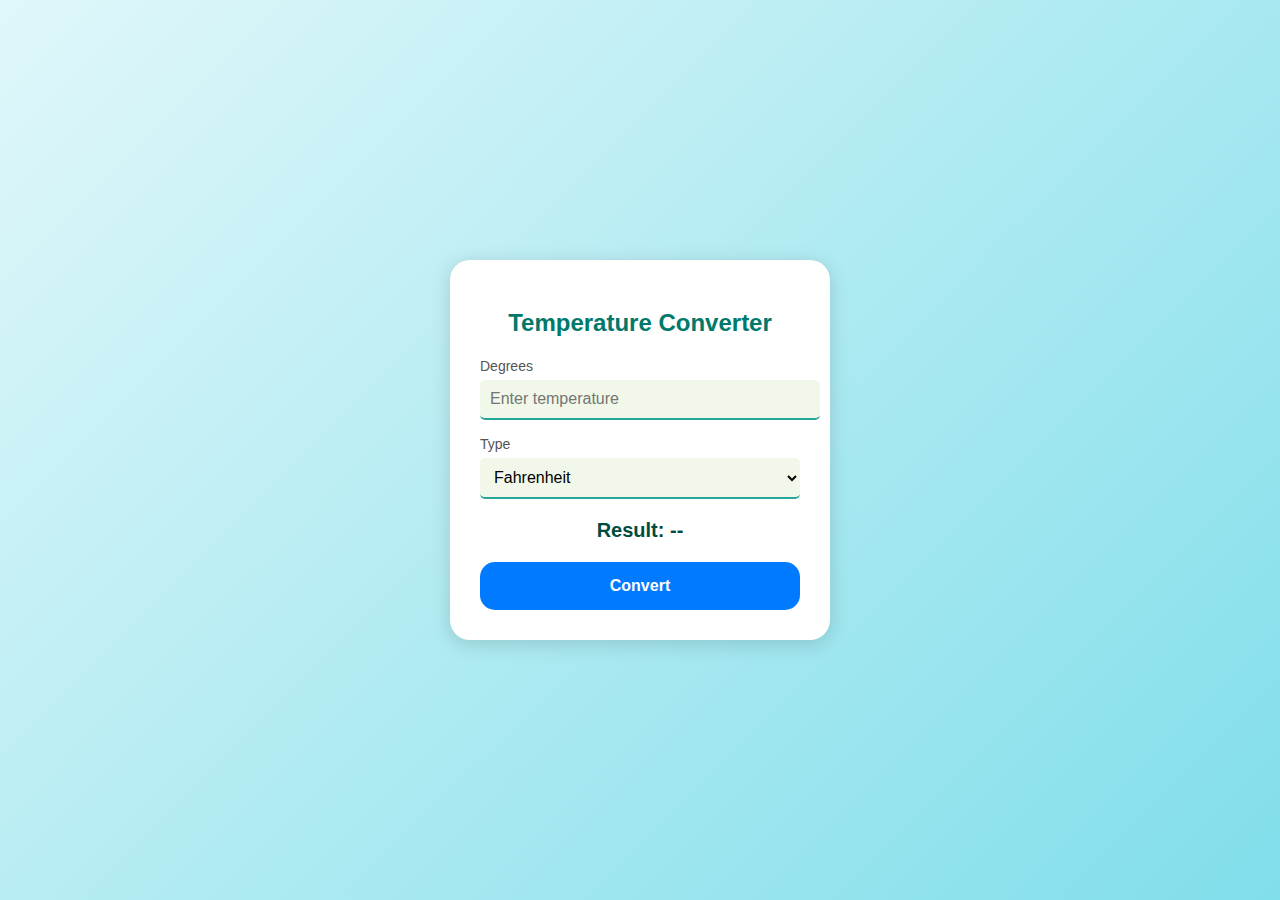
<file: Task-3 temprature converter/index.html>
<!DOCTYPE html>
<html lang="en">
<head>
  <meta charset="UTF-8" />
  <meta name="viewport" content="width=device-width, initial-scale=1.0"/>
  <title>Temperature Converter</title>
  <style>
    body {
      background: linear-gradient(135deg, #e0f7fa, #80deea);
      font-family: 'Segoe UI', sans-serif;
      display: flex;
      justify-content: center;
      align-items: center;
      height: 100vh;
      margin: 0;
    }

    .container {
      background: #ffffff;
      border-radius: 20px;
      padding: 30px;
      width: 320px;
      box-shadow: 0 4px 20px rgba(0, 0, 0, 0.15);
      text-align: center;
    }

    h2 {
      margin-bottom: 20px;
      font-weight: bold;
      color: #00796b;
    }

    .input-group {
      margin-bottom: 15px;
      text-align: left;
    }

    label {
      font-size: 14px;
      color: #555;
    }

    input, select {
      width: 100%;
      padding: 10px;
      margin-top: 5px;
      border: none;
      border-bottom: 2px solid #26a69a;
      background: #f1f8e9;
      font-size: 16px;
      outline: none;
      border-radius: 5px;
    }

    .result {
      font-size: 20px;
      font-weight: bold;
      color: #004d40;
      margin: 20px 0;
    }

    button {
      background-color: #007bff;
      color: white;
      border: none;
      width: 100%;
      padding: 15px;
      font-size: 16px;
      border-radius: 15px;
      cursor: pointer;
      font-weight: bold;
      transition: background-color 0.3s;
    }

    button:hover {
      background-color: #0056b3;
    }
  </style>
</head>
<body>
  <div class="container">
    <h2>Temperature Converter</h2>

    <div class="input-group">
      <label for="tempInput">Degrees</label>
      <input type="number" id="tempInput" placeholder="Enter temperature" />
    </div>

    <div class="input-group">
      <label for="tempType">Type</label>
      <select id="tempType">
        <option value="fahrenheit">Fahrenheit</option>
        <option value="celsius">Celsius</option>
        <option value="kelvin">Kelvin</option>
      </select>
    </div>

    <div class="result" id="result">Result: --</div>

    <button onclick="convertTemp()">Convert</button>
  </div>

  <script>
    function convertTemp() {
      const tempInput = parseFloat(document.getElementById("tempInput").value);
      const tempType = document.getElementById("tempType").value;
      const resultDiv = document.getElementById("result");

      if (isNaN(tempInput)) {
        resultDiv.textContent = "Please enter a valid number.";
        return;
      }

      let celsius;

      if (tempType === "fahrenheit") {
        celsius = (tempInput - 32) * 5 / 9;
      } else if (tempType === "kelvin") {
        celsius = tempInput - 273.15;
      } else {
        celsius = tempInput;
      }

      const fahrenheit = (celsius * 9 / 5) + 32;
      const kelvin = celsius + 273.15;

      resultDiv.innerHTML = `
        <strong>Result:</strong><br>
        Celsius: ${celsius.toFixed(2)} °C<br>
        Fahrenheit: ${fahrenheit.toFixed(2)} °F<br>
        Kelvin: ${kelvin.toFixed(2)} K
      `;
    }
  </script>
</body>
</html>
</file>
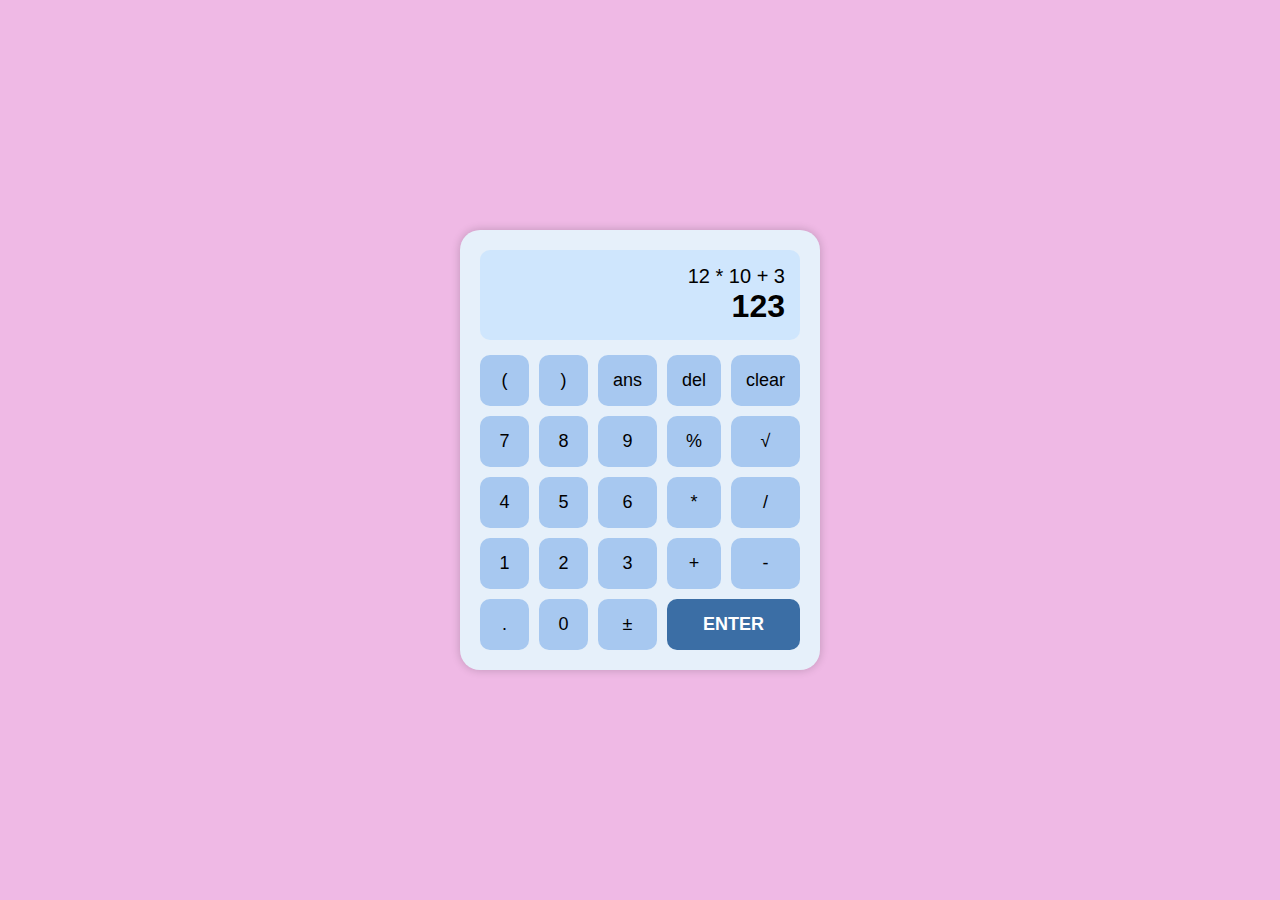
<file: Task-4 calculator/index.html>
<!DOCTYPE html>
<html lang="en">
<head>
  <meta charset="UTF-8">
  <meta name="viewport" content="width=device-width, initial-scale=1.0">
  <title>Calculator</title>
  <link rel="stylesheet" href="styles.css">
</head>
<body>
  <div class="calculator">
    <div class="display">
      <div id="expression">12 * 10 + 3</div>
      <div class="result" id="result">123</div>
    </div>
    <div class="buttons">
      <button>(</button>
      <button>)</button>
      <button>ans</button>
      <button onclick="delChar()">del</button>
      <button onclick="clearDisplay()">clear</button>

      <button>7</button>
      <button>8</button>
      <button>9</button>
      <button>%</button>
      <button>&#8730;</button>

      <button>4</button>
      <button>5</button>
      <button>6</button>
      <button>*</button>
      <button>/</button>

      <button>1</button>
      <button>2</button>
      <button>3</button>
      <button>+</button>
      <button>-</button>

      <button>.</button>
      <button>0</button>
      <button>&plusmn;</button>
      <button class="enter" onclick="calculate()">ENTER</button>
    </div>
  </div>
  <script src="script.js"></script>
</body>
</html>
</file>
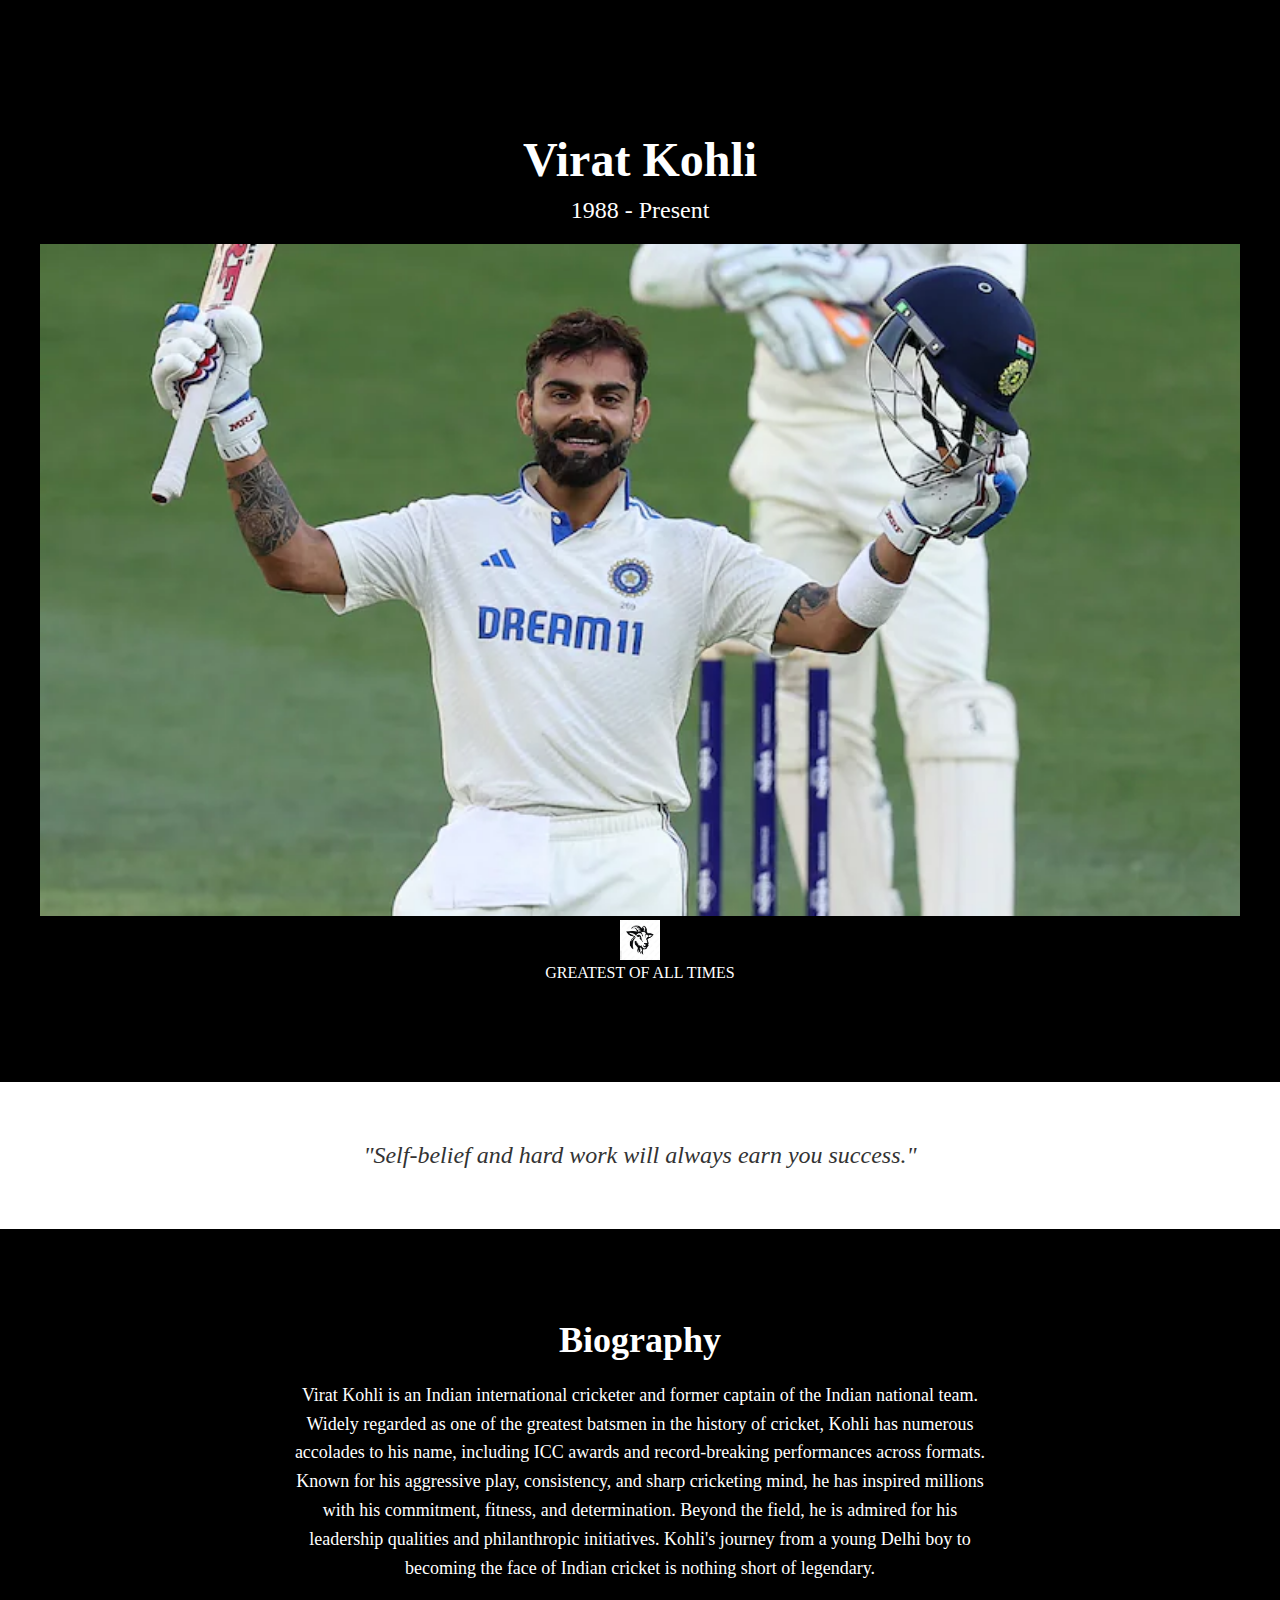
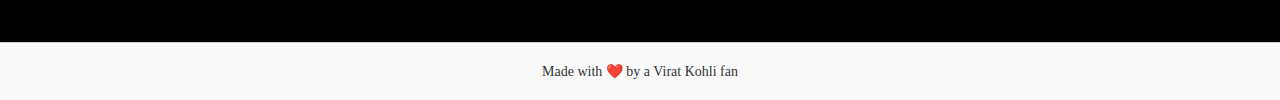
<file: Tribute page/index.html>
<!DOCTYPE html>
<html lang="en">
<head>
  <meta charset="UTF-8">
  <meta name="viewport" content="width=device-width, initial-scale=1.0">
  <title>Virat Kohli Tribute</title>
  <style>
    body {
      margin: 0;
      font-family: 'Georgia', serif;
      background-color: #f9f9f9;
      color: #333;
    }
    .hero {
      background-color: #000;
      color: white;
      text-align: center;
      padding: 100px 20px;
    }

    .hero h1 {
      font-size: 48px;
      margin-bottom: 10px;
    }

    .hero p {
      font-size: 24px;
      margin: 0;
    }

    .quote-section {
      background-color: white;
      display: flex;
      align-items: center;
      justify-content: center;
      padding: 60px 20px;
    }

    .quote-text {
      max-width: 600px;
      font-size: 24px;
      font-style: italic;
    }

    .bio-section {
      background-color: #000;
      color: white;
      padding: 60px 20px;
      text-align: center;
    }

    .bio-section h2 {
      font-size: 36px;
      margin-bottom: 20px;
    }

    .bio-section p {
      max-width: 700px;
      margin: 0 auto;
      line-height: 1.6;
      font-size: 18px;
    }

    .footer {
      padding: 20px;
      text-align: center;
      border-top: 1px solid #ccc;
      font-size: 14px;
    }

    .footer a {
      text-decoration: none;
      color: #007bff;
    }
  </style>
</head>
<body>
  <section class="hero">
    <h1>Virat Kohli</h1>
    <p>1988 - Present</p>
    <div style="margin-top: 20px;">
      <img src="images/virat.webp" alt="Virat Kohli" width="1200" style="tranparent": 40%; border: 3px solid white;">
    <DIV><img src="images/GOAT.jpg" alt="GREATEST OF ALL TIMES" width="40"></DIV>
    </div>GREATEST OF ALL TIMES 
  </section>

  <section class="quote-section">
    <div class="quote-text">
      "Self-belief and hard work will always earn you success."
    </div>
  </section>

  <section class="bio-section">
    <h2>Biography</h2>
    <p>
      Virat Kohli is an Indian international cricketer and former captain of the Indian national team. Widely regarded as one of the greatest batsmen in the history of cricket, Kohli has numerous accolades to his name, including ICC awards and record-breaking performances across formats.
      Known for his aggressive play, consistency, and sharp cricketing mind, he has inspired millions with his commitment, fitness, and determination. Beyond the field, he is admired for his leadership qualities and philanthropic initiatives. Kohli's journey from a young Delhi boy to becoming the face of Indian cricket is nothing short of legendary.
    </p>
  </section>

  <div class="footer">
    Made with ❤️ by a Virat Kohli fan
  </div>
</body>
</html>
</file>
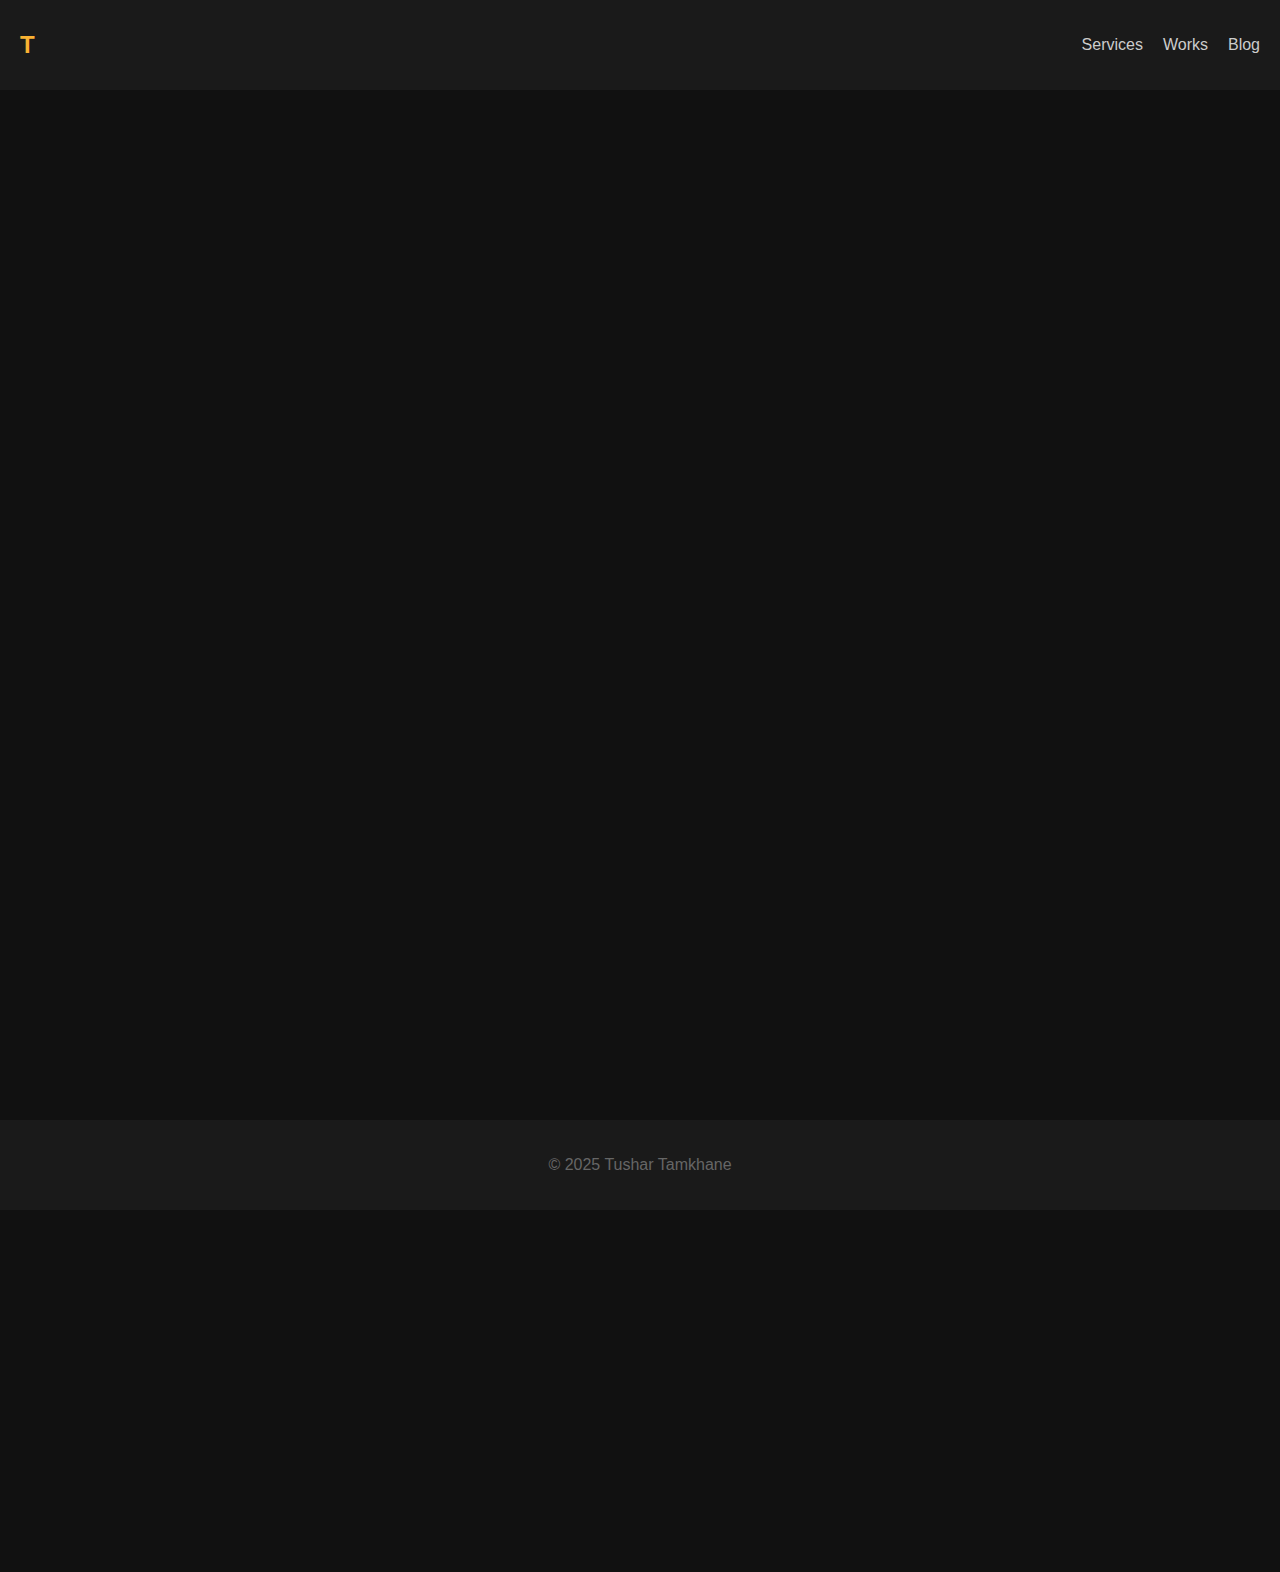
<file: TusharTamkhane_Portfolio/index.html>
<!DOCTYPE html>
<html lang="en">
<head>
  <meta charset="UTF-8" />
  <meta name="viewport" content="width=device-width, initial-scale=1.0"/>
  <title>Tushar Tamkhane | Portfolio</title>
  <link rel="stylesheet" href="style.css" />
</head>
<body>
  <header>
    <nav>
      <div class="logo">T</div>
<ul>
  <li><a href="#services">Services</a></li>
  <li><a href="#works">Works</a></li>
  <li><a href="#blog">Blog</a></li>
</ul>

    </nav>
    <section class="hero">
      <img src="images/profile.jpg.jpg" alt="Tushar Tamkhane" class="profile-pic"/>
      <h1>Tushar Tamkhane</h1>
      <p>Web Developer & Designer based in India.</p>
      <a href="images/resume.pdf.pdf" class="btn" download>Download Resume</a>
    </section>
  </header>

  <main>
    <section class="services">
      <h2>What I Do</h2>
      <div class="cards">
        <div class="card">Product Designer</div>
        <div class="card">Branding Designer</div>
        <div class="card">Full Stack Developer</div>
      </div>
    </section>

    <section class="stats">
      <div class="stat">
        <h3>14</h3>
        <p>Projects Completed</p>
      </div>
      <div class="stat">
        <h3>187</h3>
        <p>Satisfied Clients</p>
      </div>
    </section>

    <section class="contact">
      <h2>Contact Me</h2>
      <p>Email: <a href="mailto:tushartamkhane01@gmail.com">tushar@example.com</a></p>
    </section>
  </main>

  <footer>
    <p>© 2025 Tushar Tamkhane</p>
  </footer>
</body>
</html><section class="services" id="services">
  <h2>What I Do</h2>
  DESINGS-WEBSITES
</section>

<section class="stats" id="works">
  WORKS ON VARIOUS PROJECTS
</section>

<section class="contact" id="blog">
  DO CLIENT WORK
</section>
</file>
<file: Task-4 calculator/styles.css>
body {
  background-color: #efb9e5;
  display: flex;
  justify-content: center;
  align-items: center;
  height: 100vh;
  font-family: Arial, sans-serif;
  margin: 0;
}

.calculator {
  background-color: #e6f0fa;
  border-radius: 20px;
  padding: 20px;
  width: 320px;
  box-shadow: 0 0 10px rgba(0, 0, 0, 0.2);
}

.display {
  background-color: #cfe6fd;
  padding: 15px;
  border-radius: 10px;
  margin-bottom: 15px;
  text-align: right;
  font-size: 20px;
}

.result {
  font-size: 32px;
  font-weight: bold;
}

.buttons {
  display: grid;
  grid-template-columns: repeat(5, 1fr);
  gap: 10px;
}

button {
  padding: 15px;
  font-size: 18px;
  border: none;
  border-radius: 10px;
  background-color: #a7c8f0;
  cursor: pointer;
}

button:hover {
  background-color: #7bb3f4;
}

.enter {
  grid-column: span 2;
  background-color: #3b6ea5;
  color: white;
  font-weight: bold;
}
</file>
<file: TusharTamkhane_Portfolio/style.css>
body {
  margin: 0;
  font-family: 'Segoe UI', sans-serif;
  background: #111;
  color: #f0f0f0;
}

@keyframes fadeInUp {
  0% {
    opacity: 0;
    transform: translateY(30px);
  }
  100% {
    opacity: 1;
    transform: translateY(0);
  }
}

nav {
  display: flex;
  justify-content: space-between;
  align-items: center;
  padding: 20px;
  background: #1a1a1a;
}

.logo {
  font-size: 24px;
  font-weight: bold;
  color: #f9b233;
}

nav ul {
  display: flex;
  gap: 20px;
  list-style: none;
}

nav ul li a {
  color: #ccc;
  text-decoration: none;
  transition: color 0.3s ease;
}

nav ul li a:hover {
  color: #f9b233;
}

.hero, .services, .stats, .contact {
  opacity: 0;
  animation: fadeInUp 1s ease forwards;
}

.hero {
  text-align: center;
  padding: 50px 20px;
  animation-delay: 0.2s;
}

.profile-pic {
  width: 140px;
  height: 140px;
  border-radius: 50%;
  object-fit: cover;
  border: 3px solid #f9b233;
}

.hero h1 {
  font-size: 36px;
  margin: 20px 0 10px;
}

.hero p {
  font-size: 18px;
  color: #aaa;
}

.btn {
  display: inline-block;
  margin-top: 20px;
  padding: 10px 25px;
  background: #f9b233;
  color: #000;
  text-decoration: none;
  border-radius: 30px;
  font-weight: bold;
  transition: all 0.3s ease;
}

.btn:hover {
  background: #fff;
  color: #000;
  transform: scale(1.05);
}

.services {
  padding: 40px 20px;
  text-align: center;
  animation-delay: 0.4s;
}

.cards {
  display: flex;
  justify-content: center;
  gap: 20px;
  margin-top: 20px;
  flex-wrap: wrap;
}

.card {
  background: #222;
  padding: 20px;
  border-radius: 12px;
  width: 200px;
  transition: transform 0.3s ease, background 0.3s ease;
}

.card:hover {
  transform: translateY(-5px);
  background: #333;
}

.stats {
  display: flex;
  justify-content: center;
  gap: 50px;
  padding: 40px 20px;
  animation-delay: 0.6s;
}

.stat h3 {
  font-size: 32px;
  color: #f9b233;
}

.contact {
  text-align: center;
  padding: 40px 20px;
  animation-delay: 0.8s;
}

footer {
  text-align: center;
  padding: 20px;
  background: #1a1a1a;
  color: #666;
}
</file>
